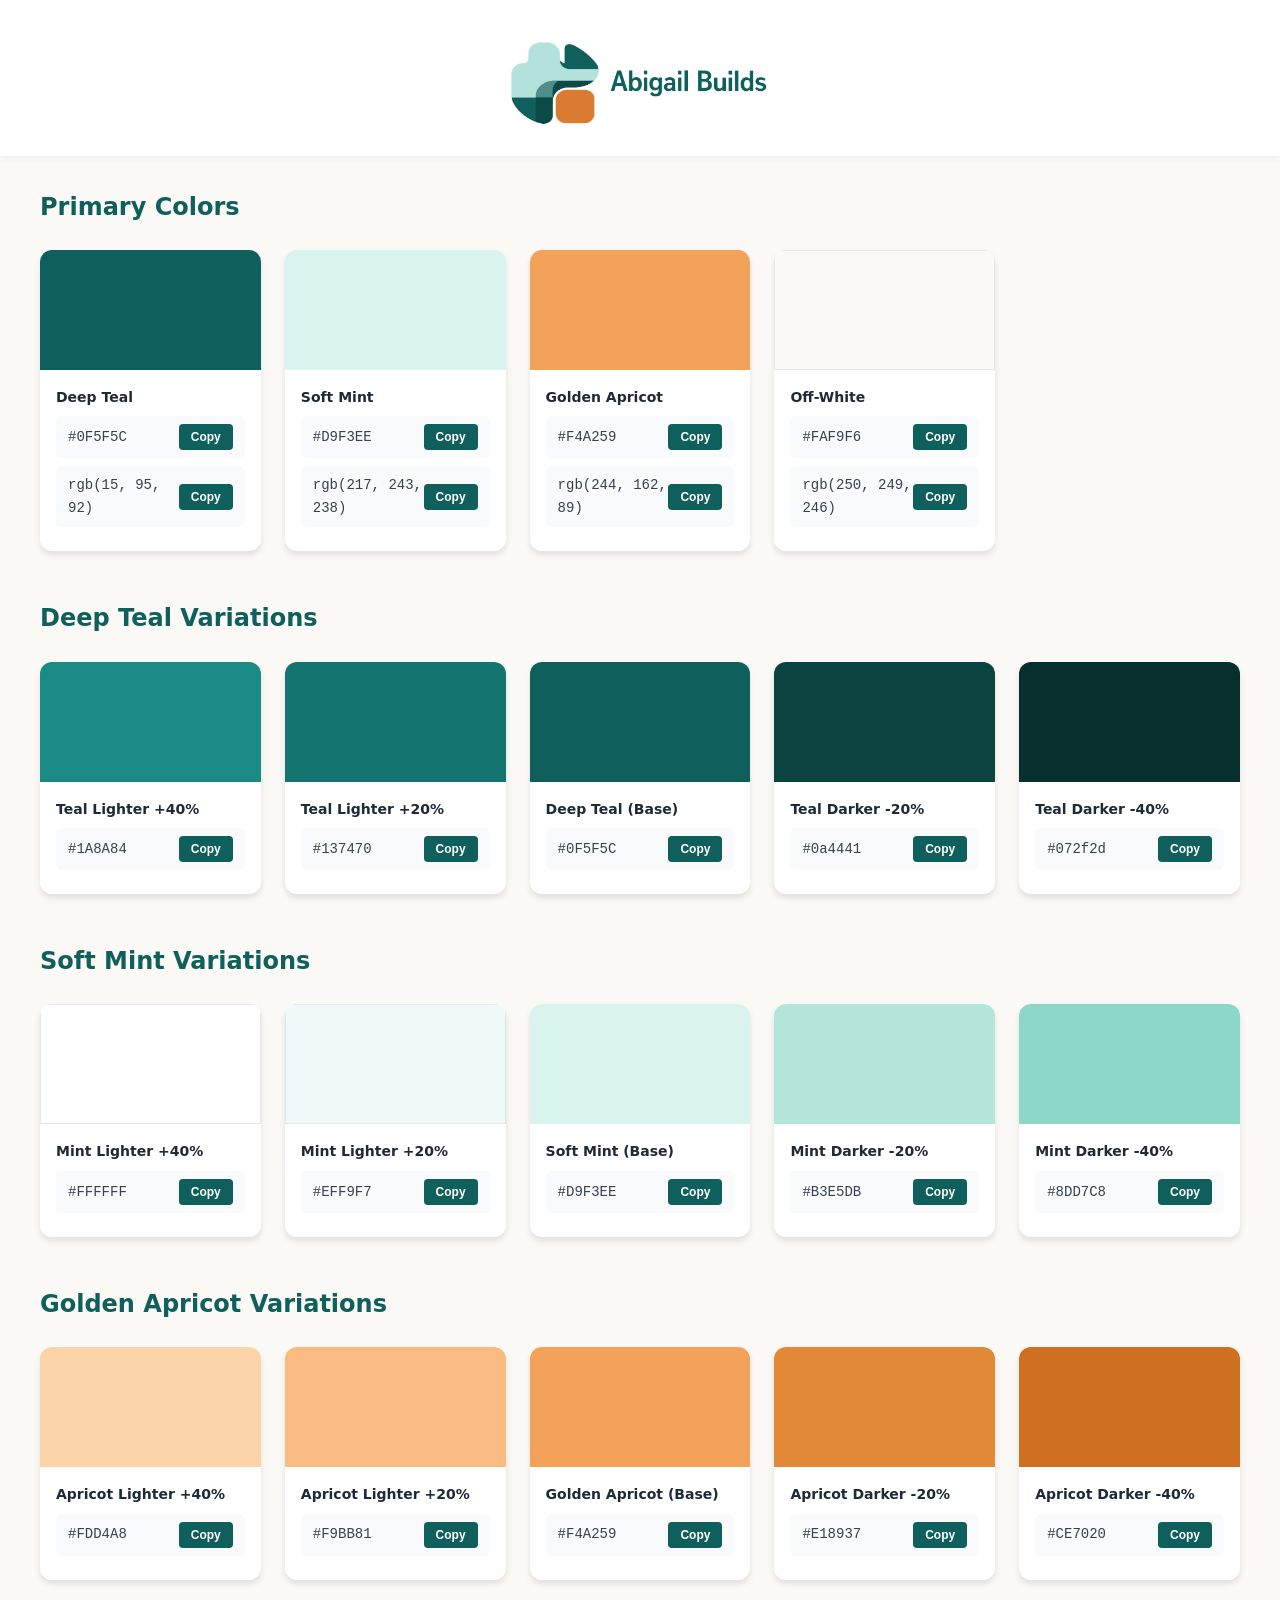
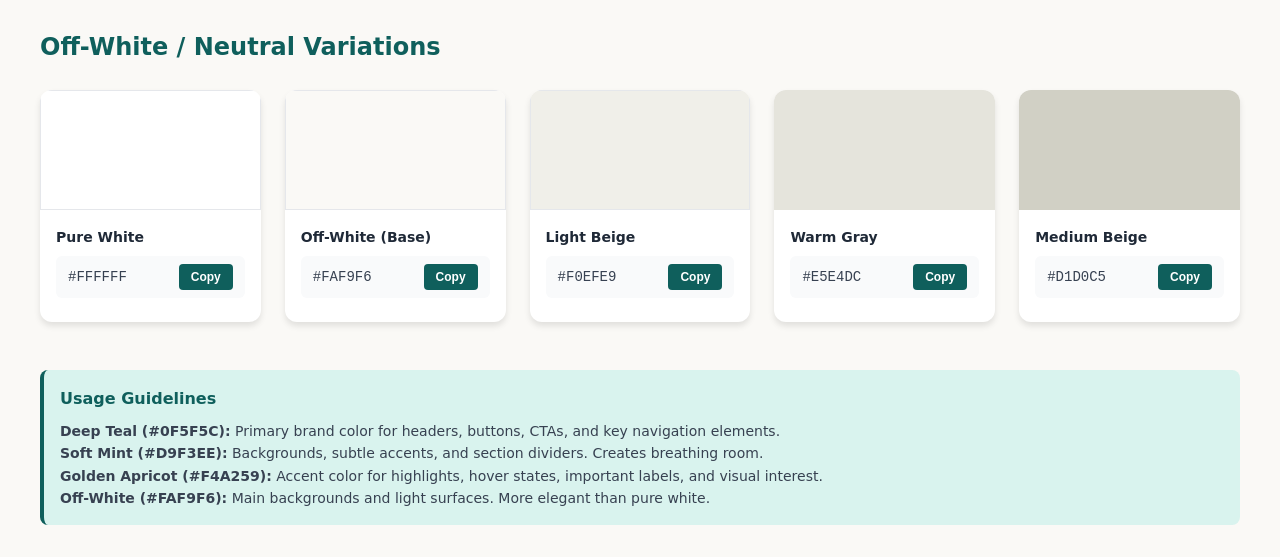
<file: brand.html>
<!DOCTYPE html>
<html lang="en">
<head>
    <meta charset="UTF-8">
    <meta name="viewport" content="width=device-width, initial-scale=1.0">
    <meta name="robots" content="index, follow">
    <title>Abigail Builds - Brand Colors</title>
    <style>
        * {
            margin: 0;
            padding: 0;
            box-sizing: border-box;
        }

        body {
            font-family: 'Inter', -apple-system, BlinkMacSystemFont, 'Segoe UI', system-ui, sans-serif;
            background: #FAF9F6;
            color: #1f2937;
            padding: 2rem;
            line-height: 1.6;
        }

        .container {
            max-width: 1200px;
            margin: 0 auto;
        }

        header {
            text-align: center;
            margin-bottom: 3rem;
            padding-bottom: 2rem;
            border-bottom: 2px solid #D9F3EE;
        }

        h1 {
            font-size: 2.5rem;
            font-weight: 700;
            color: #0F5F5C;
            margin-bottom: 0.5rem;
        }

        .subtitle {
            color: #6b7280;
            font-size: 1.125rem;
        }

        .color-section {
            margin-bottom: 3rem;
        }

        .section-title {
            font-size: 1.5rem;
            font-weight: 600;
            margin-bottom: 1.5rem;
            color: #0F5F5C;
        }

        .color-grid {
            display: grid;
            grid-template-columns: repeat(auto-fill, minmax(200px, 1fr));
            gap: 1.5rem;
        }

        .color-card {
            background: white;
            border-radius: 12px;
            overflow: hidden;
            box-shadow: 0 4px 6px rgba(0, 0, 0, 0.1);
            transition: transform 0.2s, box-shadow 0.2s;
        }

        .color-card:hover {
            transform: translateY(-4px);
            box-shadow: 0 8px 12px rgba(0, 0, 0, 0.15);
        }

        .color-swatch {
            height: 120px;
            position: relative;
        }

        .color-info {
            padding: 1rem;
        }

        .color-name {
            font-weight: 600;
            font-size: 0.875rem;
            margin-bottom: 0.5rem;
            color: #1f2937;
        }

        .color-code {
            display: flex;
            justify-content: space-between;
            align-items: center;
            background: #f9fafb;
            padding: 0.5rem 0.75rem;
            border-radius: 6px;
            margin-bottom: 0.5rem;
        }

        .code-text {
            font-family: 'Monaco', 'Courier New', monospace;
            font-size: 0.875rem;
            font-weight: 500;
            color: #374151;
        }

        .copy-btn {
            background: #0F5F5C;
            color: white;
            border: none;
            padding: 0.375rem 0.75rem;
            border-radius: 4px;
            font-size: 0.75rem;
            font-weight: 600;
            cursor: pointer;
            transition: background 0.2s;
        }

        .copy-btn:hover {
            background: #0a4441;
        }

        .copy-btn:active {
            transform: scale(0.95);
        }

        .copy-btn.copied {
            background: #F4A259;
        }

        .usage-note {
            background: #D9F3EE;
            padding: 1rem;
            border-radius: 8px;
            margin-top: 3rem;
            border-left: 4px solid #0F5F5C;
        }

        .usage-note h3 {
            color: #0F5F5C;
            margin-bottom: 0.5rem;
            font-size: 1rem;
        }

        .usage-note p {
            color: #374151;
            font-size: 0.875rem;
        }

        /* Logo Header */
        .brand-header {
            text-align: center;
            padding: 2rem 0 1rem 0;
            margin: -2rem -2rem 2rem -2rem;
            background: white;
            box-shadow: 0 2px 8px rgba(0, 0, 0, 0.05);
        }

        .logo {
            height: 100px;
            width: auto;
        }

        @media (max-width: 768px) {
            body {
                padding: 1rem;
            }

            .brand-header {
                margin: -1rem -1rem 1rem -1rem;
            }

            .logo {
                height: 40px;
            }

            h1 {
                font-size: 1.75rem;
            }

            .color-grid {
                grid-template-columns: 1fr;
            }
        }
    </style>
</head>
<body>
    <!-- Brand Logo Header -->
    <div class="brand-header">
        <img src="images/brand/logo-horizontal.png" alt="Abigail Builds" class="logo">
    </div>

    <div class="container">
        <!-- Primary Colors -->
        <section class="color-section">
            <h2 class="section-title">Primary Colors</h2>
            <div class="color-grid">
                <!-- Deep Teal -->
                <div class="color-card">
                    <div class="color-swatch" style="background: #0F5F5C;"></div>
                    <div class="color-info">
                        <div class="color-name">Deep Teal</div>
                        <div class="color-code">
                            <span class="code-text">#0F5F5C</span>
                            <button class="copy-btn" onclick="copyColor('#0F5F5C', this)">Copy</button>
                        </div>
                        <div class="color-code">
                            <span class="code-text">rgb(15, 95, 92)</span>
                            <button class="copy-btn" onclick="copyColor('rgb(15, 95, 92)', this)">Copy</button>
                        </div>
                    </div>
                </div>

                <!-- Soft Mint -->
                <div class="color-card">
                    <div class="color-swatch" style="background: #D9F3EE;"></div>
                    <div class="color-info">
                        <div class="color-name">Soft Mint</div>
                        <div class="color-code">
                            <span class="code-text">#D9F3EE</span>
                            <button class="copy-btn" onclick="copyColor('#D9F3EE', this)">Copy</button>
                        </div>
                        <div class="color-code">
                            <span class="code-text">rgb(217, 243, 238)</span>
                            <button class="copy-btn" onclick="copyColor('rgb(217, 243, 238)', this)">Copy</button>
                        </div>
                    </div>
                </div>

                <!-- Golden Apricot -->
                <div class="color-card">
                    <div class="color-swatch" style="background: #F4A259;"></div>
                    <div class="color-info">
                        <div class="color-name">Golden Apricot</div>
                        <div class="color-code">
                            <span class="code-text">#F4A259</span>
                            <button class="copy-btn" onclick="copyColor('#F4A259', this)">Copy</button>
                        </div>
                        <div class="color-code">
                            <span class="code-text">rgb(244, 162, 89)</span>
                            <button class="copy-btn" onclick="copyColor('rgb(244, 162, 89)', this)">Copy</button>
                        </div>
                    </div>
                </div>

                <!-- Off-White -->
                <div class="color-card">
                    <div class="color-swatch" style="background: #FAF9F6; border: 1px solid #e5e7eb;"></div>
                    <div class="color-info">
                        <div class="color-name">Off-White</div>
                        <div class="color-code">
                            <span class="code-text">#FAF9F6</span>
                            <button class="copy-btn" onclick="copyColor('#FAF9F6', this)">Copy</button>
                        </div>
                        <div class="color-code">
                            <span class="code-text">rgb(250, 249, 246)</span>
                            <button class="copy-btn" onclick="copyColor('rgb(250, 249, 246)', this)">Copy</button>
                        </div>
                    </div>
                </div>
            </div>
        </section>

        <!-- Deep Teal Variations -->
        <section class="color-section">
            <h2 class="section-title">Deep Teal Variations</h2>
            <div class="color-grid">
                <div class="color-card">
                    <div class="color-swatch" style="background: #1A8A84;"></div>
                    <div class="color-info">
                        <div class="color-name">Teal Lighter +40%</div>
                        <div class="color-code">
                            <span class="code-text">#1A8A84</span>
                            <button class="copy-btn" onclick="copyColor('#1A8A84', this)">Copy</button>
                        </div>
                    </div>
                </div>

                <div class="color-card">
                    <div class="color-swatch" style="background: #137470;"></div>
                    <div class="color-info">
                        <div class="color-name">Teal Lighter +20%</div>
                        <div class="color-code">
                            <span class="code-text">#137470</span>
                            <button class="copy-btn" onclick="copyColor('#137470', this)">Copy</button>
                        </div>
                    </div>
                </div>

                <div class="color-card">
                    <div class="color-swatch" style="background: #0F5F5C;"></div>
                    <div class="color-info">
                        <div class="color-name">Deep Teal (Base)</div>
                        <div class="color-code">
                            <span class="code-text">#0F5F5C</span>
                            <button class="copy-btn" onclick="copyColor('#0F5F5C', this)">Copy</button>
                        </div>
                    </div>
                </div>

                <div class="color-card">
                    <div class="color-swatch" style="background: #0a4441;"></div>
                    <div class="color-info">
                        <div class="color-name">Teal Darker -20%</div>
                        <div class="color-code">
                            <span class="code-text">#0a4441</span>
                            <button class="copy-btn" onclick="copyColor('#0a4441', this)">Copy</button>
                        </div>
                    </div>
                </div>

                <div class="color-card">
                    <div class="color-swatch" style="background: #072f2d;"></div>
                    <div class="color-info">
                        <div class="color-name">Teal Darker -40%</div>
                        <div class="color-code">
                            <span class="code-text">#072f2d</span>
                            <button class="copy-btn" onclick="copyColor('#072f2d', this)">Copy</button>
                        </div>
                    </div>
                </div>
            </div>
        </section>

        <!-- Soft Mint Variations -->
        <section class="color-section">
            <h2 class="section-title">Soft Mint Variations</h2>
            <div class="color-grid">
                <div class="color-card">
                    <div class="color-swatch" style="background: #FFFFFF; border: 1px solid #e5e7eb;"></div>
                    <div class="color-info">
                        <div class="color-name">Mint Lighter +40%</div>
                        <div class="color-code">
                            <span class="code-text">#FFFFFF</span>
                            <button class="copy-btn" onclick="copyColor('#FFFFFF', this)">Copy</button>
                        </div>
                    </div>
                </div>

                <div class="color-card">
                    <div class="color-swatch" style="background: #EFF9F7; border: 1px solid #e5e7eb;"></div>
                    <div class="color-info">
                        <div class="color-name">Mint Lighter +20%</div>
                        <div class="color-code">
                            <span class="code-text">#EFF9F7</span>
                            <button class="copy-btn" onclick="copyColor('#EFF9F7', this)">Copy</button>
                        </div>
                    </div>
                </div>

                <div class="color-card">
                    <div class="color-swatch" style="background: #D9F3EE;"></div>
                    <div class="color-info">
                        <div class="color-name">Soft Mint (Base)</div>
                        <div class="color-code">
                            <span class="code-text">#D9F3EE</span>
                            <button class="copy-btn" onclick="copyColor('#D9F3EE', this)">Copy</button>
                        </div>
                    </div>
                </div>

                <div class="color-card">
                    <div class="color-swatch" style="background: #B3E5DB;"></div>
                    <div class="color-info">
                        <div class="color-name">Mint Darker -20%</div>
                        <div class="color-code">
                            <span class="code-text">#B3E5DB</span>
                            <button class="copy-btn" onclick="copyColor('#B3E5DB', this)">Copy</button>
                        </div>
                    </div>
                </div>

                <div class="color-card">
                    <div class="color-swatch" style="background: #8DD7C8;"></div>
                    <div class="color-info">
                        <div class="color-name">Mint Darker -40%</div>
                        <div class="color-code">
                            <span class="code-text">#8DD7C8</span>
                            <button class="copy-btn" onclick="copyColor('#8DD7C8', this)">Copy</button>
                        </div>
                    </div>
                </div>
            </div>
        </section>

        <!-- Golden Apricot Variations -->
        <section class="color-section">
            <h2 class="section-title">Golden Apricot Variations</h2>
            <div class="color-grid">
                <div class="color-card">
                    <div class="color-swatch" style="background: #FDD4A8;"></div>
                    <div class="color-info">
                        <div class="color-name">Apricot Lighter +40%</div>
                        <div class="color-code">
                            <span class="code-text">#FDD4A8</span>
                            <button class="copy-btn" onclick="copyColor('#FDD4A8', this)">Copy</button>
                        </div>
                    </div>
                </div>

                <div class="color-card">
                    <div class="color-swatch" style="background: #F9BB81;"></div>
                    <div class="color-info">
                        <div class="color-name">Apricot Lighter +20%</div>
                        <div class="color-code">
                            <span class="code-text">#F9BB81</span>
                            <button class="copy-btn" onclick="copyColor('#F9BB81', this)">Copy</button>
                        </div>
                    </div>
                </div>

                <div class="color-card">
                    <div class="color-swatch" style="background: #F4A259;"></div>
                    <div class="color-info">
                        <div class="color-name">Golden Apricot (Base)</div>
                        <div class="color-code">
                            <span class="code-text">#F4A259</span>
                            <button class="copy-btn" onclick="copyColor('#F4A259', this)">Copy</button>
                        </div>
                    </div>
                </div>

                <div class="color-card">
                    <div class="color-swatch" style="background: #E18937;"></div>
                    <div class="color-info">
                        <div class="color-name">Apricot Darker -20%</div>
                        <div class="color-code">
                            <span class="code-text">#E18937</span>
                            <button class="copy-btn" onclick="copyColor('#E18937', this)">Copy</button>
                        </div>
                    </div>
                </div>

                <div class="color-card">
                    <div class="color-swatch" style="background: #CE7020;"></div>
                    <div class="color-info">
                        <div class="color-name">Apricot Darker -40%</div>
                        <div class="color-code">
                            <span class="code-text">#CE7020</span>
                            <button class="copy-btn" onclick="copyColor('#CE7020', this)">Copy</button>
                        </div>
                    </div>
                </div>
            </div>
        </section>

        <!-- Off-White Variations -->
        <section class="color-section">
            <h2 class="section-title">Off-White / Neutral Variations</h2>
            <div class="color-grid">
                <div class="color-card">
                    <div class="color-swatch" style="background: #FFFFFF; border: 1px solid #e5e7eb;"></div>
                    <div class="color-info">
                        <div class="color-name">Pure White</div>
                        <div class="color-code">
                            <span class="code-text">#FFFFFF</span>
                            <button class="copy-btn" onclick="copyColor('#FFFFFF', this)">Copy</button>
                        </div>
                    </div>
                </div>

                <div class="color-card">
                    <div class="color-swatch" style="background: #FAF9F6; border: 1px solid #e5e7eb;"></div>
                    <div class="color-info">
                        <div class="color-name">Off-White (Base)</div>
                        <div class="color-code">
                            <span class="code-text">#FAF9F6</span>
                            <button class="copy-btn" onclick="copyColor('#FAF9F6', this)">Copy</button>
                        </div>
                    </div>
                </div>

                <div class="color-card">
                    <div class="color-swatch" style="background: #F0EFE9; border: 1px solid #e5e7eb;"></div>
                    <div class="color-info">
                        <div class="color-name">Light Beige</div>
                        <div class="color-code">
                            <span class="code-text">#F0EFE9</span>
                            <button class="copy-btn" onclick="copyColor('#F0EFE9', this)">Copy</button>
                        </div>
                    </div>
                </div>

                <div class="color-card">
                    <div class="color-swatch" style="background: #E5E4DC;"></div>
                    <div class="color-info">
                        <div class="color-name">Warm Gray</div>
                        <div class="color-code">
                            <span class="code-text">#E5E4DC</span>
                            <button class="copy-btn" onclick="copyColor('#E5E4DC', this)">Copy</button>
                        </div>
                    </div>
                </div>

                <div class="color-card">
                    <div class="color-swatch" style="background: #D1D0C5;"></div>
                    <div class="color-info">
                        <div class="color-name">Medium Beige</div>
                        <div class="color-code">
                            <span class="code-text">#D1D0C5</span>
                            <button class="copy-btn" onclick="copyColor('#D1D0C5', this)">Copy</button>
                        </div>
                    </div>
                </div>
            </div>
        </section>

        <!-- Usage Notes -->
        <div class="usage-note">
            <h3>Usage Guidelines</h3>
            <p><strong>Deep Teal (#0F5F5C):</strong> Primary brand color for headers, buttons, CTAs, and key navigation elements.</p>
            <p><strong>Soft Mint (#D9F3EE):</strong> Backgrounds, subtle accents, and section dividers. Creates breathing room.</p>
            <p><strong>Golden Apricot (#F4A259):</strong> Accent color for highlights, hover states, important labels, and visual interest.</p>
            <p><strong>Off-White (#FAF9F6):</strong> Main backgrounds and light surfaces. More elegant than pure white.</p>
        </div>
    </div>

    <script>
        function copyColor(color, button) {
            navigator.clipboard.writeText(color).then(() => {
                const originalText = button.textContent;
                button.textContent = 'Copied!';
                button.classList.add('copied');
                
                setTimeout(() => {
                    button.textContent = originalText;
                    button.classList.remove('copied');
                }, 1500);
            }).catch(err => {
                console.error('Failed to copy:', err);
            });
        }
    </script>
</body>
</html>
</file>
